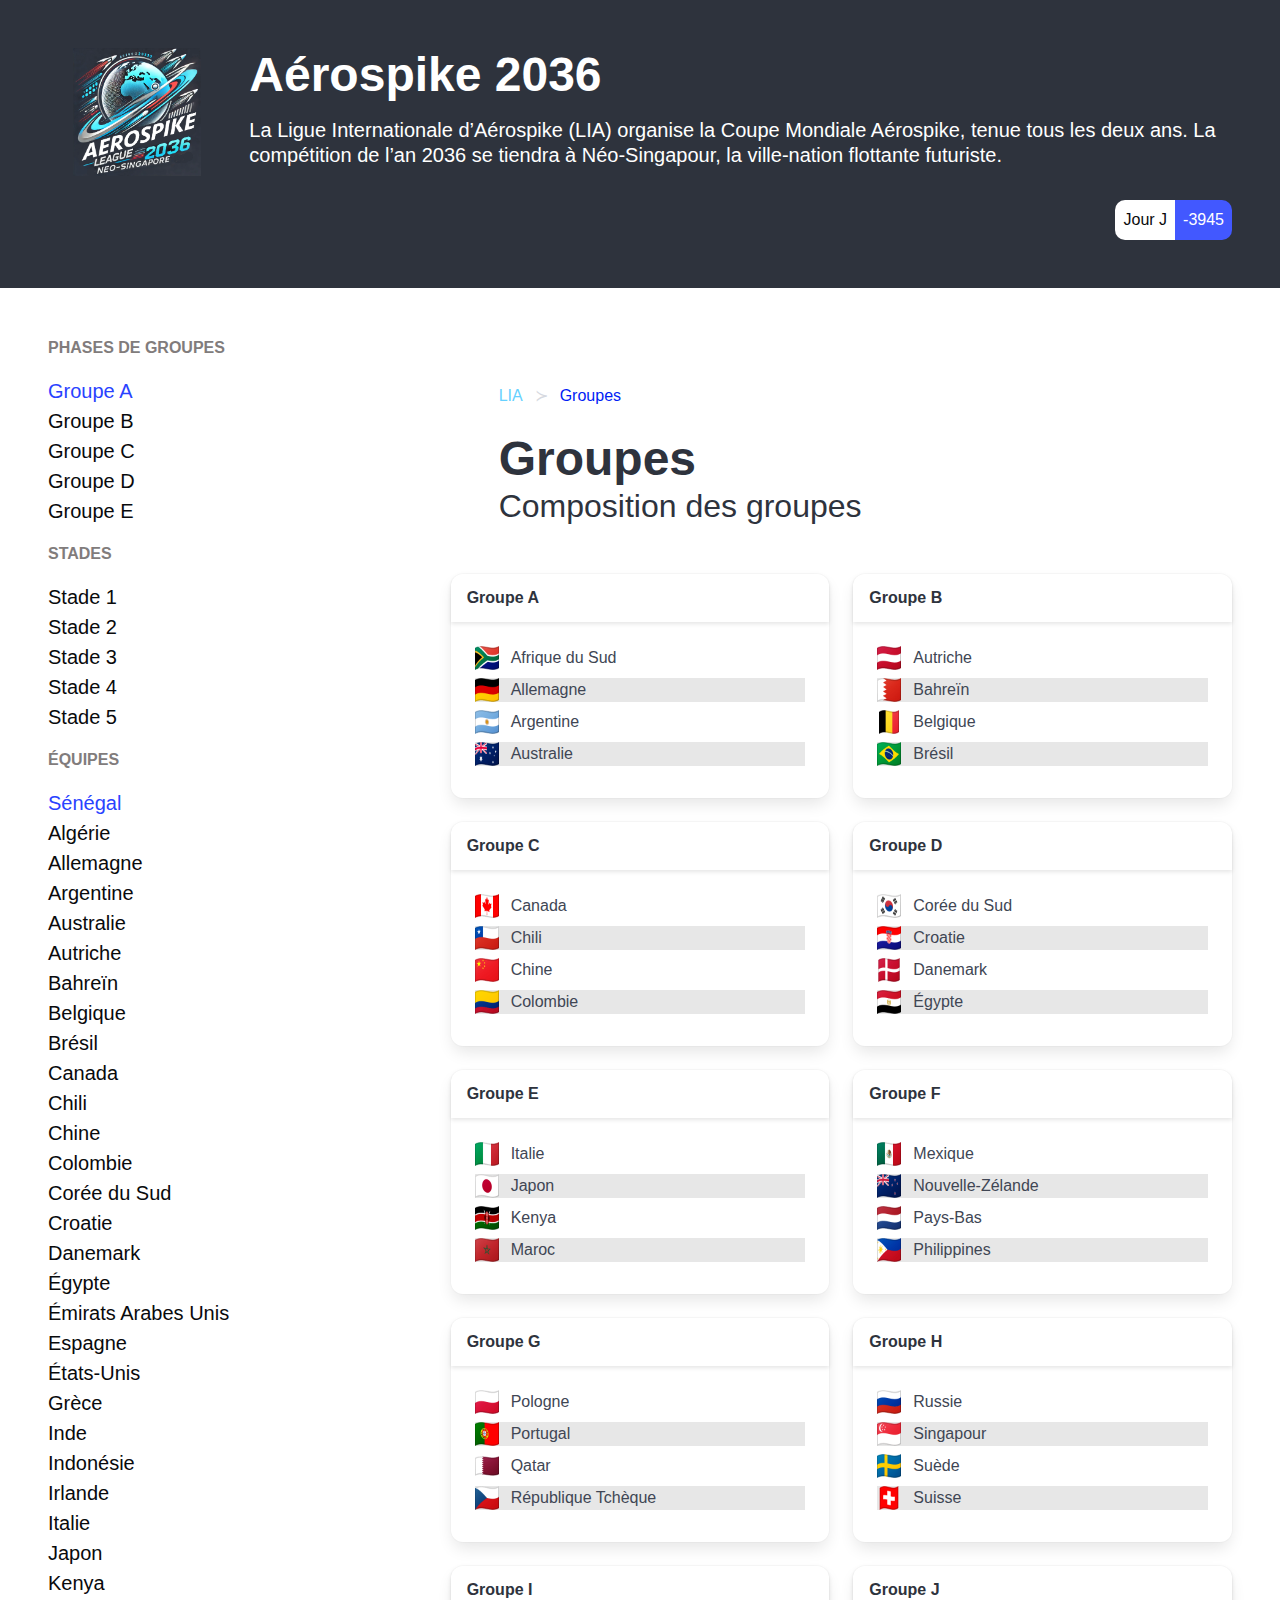
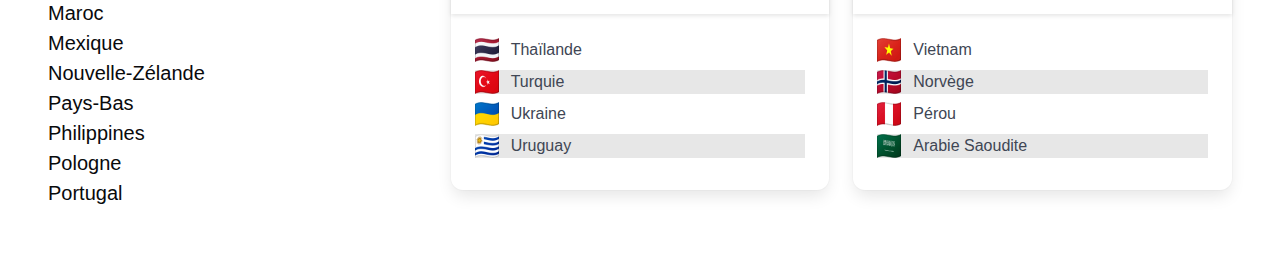
<file: index.html>
<!DOCTYPE html>
<html lang="fr">
  <head>
    <meta charset="UTF-8">
    <meta name="viewport" content="width=device-width, initial-scale=1.0">
    <title>Aérospike 2036</title>
    <!-- Inclusion de la feuille de style Bulma -->
    <link rel="stylesheet" href="./bulma/bulma.css">
  </head>
  <body class="has-background-dark has-text-white">
    <section class="section has-background-dark">
      <!-- Section avec fond sombre -->
      <div class="columns">
        <!-- Conteneur de colonnes avec disposition flexible -->
        <div class="column is-2 is-flex is-justify-content-center is-align-items-center">
          <!-- Première colonne avec une largeur de 2/12, centrée horizontalement et verticalement -->
          <figure class="image is-128x128">
            <!-- Bloc pour afficher une image avec une taille spécifique -->
            <img src="./ressources/logo.webp" alt="Logo">
            <!-- Logo de l'événement (ici, une image) -->
          </figure>
        </div>
        <div class="column is-10">
          <!-- Deuxième colonne avec une largeur de 10/12 -->
          <h1 class="title is-size-1 has-text-white mb-4">
            <!-- Titre principal avec taille 1 (grand), texte blanc et une marge en bas --> Aérospike 2036
          </h1>
          <p class="subtitle is-size-5 has-text-white">
            <!-- Sous-titre avec une taille de 5 (plus petite que le titre) et texte blanc --> La Ligue Internationale d’Aérospike (LIA) organise la Coupe Mondiale Aérospike, tenue tous les deux ans. La compétition de l’an 2036 se tiendra à Néo-Singapour, la ville-nation flottante futuriste.
          </p>
        </div>
      </div>
      <div class="column is-2 is-offset-10">
        <!-- Colonne supplémentaire avec une largeur de 2/12 et un décalage de 10/12 (aligné à droite) -->
        <div class="container">
          <!-- Conteneur pour contenir le contenu à l'intérieur -->
          <div class="columns is-flex is-justify-content-flex-end is-mobile">
            <!-- Disposition flexible, avec alignement à droite sur les écrans mobiles -->
            <div class="has-background-white rounded-left-corners">
              <!-- Bloc avec fond blanc et coins arrondis à gauche -->
              <span class="has-text-black is-flex is-align-items-center p-2">
                <!-- Texte noir, avec une disposition flexible et un padding de 2 unités --> Jour J
              </span>
            </div>
            <div class="has-background-link rounded-right-corners">
              <!-- Bloc avec fond bleu (liens), coins arrondis à droite -->
              <span class="p-2 is-flex is-align-items-center">
                <!-- Texte avec un padding de 2 unités et disposition flexible --> -3945
              </span>
            </div>
          </div>
        </div>
      </div>
    </section>
    <section class="section has-background-white">
      <div class="columns column-reverse-mobile">
        <div class="column is-4">
          <!-- Colonne avec une largeur de 4/12 de l'espace total, utilisée pour organiser le contenu -->
          <h2 class="has-text-grey-dark has-text-weight-semibold is-uppercase is-size-6 mb-4 mr-4 light-black">
            <!-- Titre secondaire avec texte gris foncé, poids de police semi-gras, texte en majuscules, taille de police 6 (plus petit qu'un titre principal), marge en bas et à droite, et une couleur personnalisée (light-black) --> Phases de Groupes
          </h2>
          <ul class="has-text-black is-size-5">
            <!-- Liste non ordonnée avec texte noir et taille de police 5 -->
            <li>
              <a href="groupeA.html">Groupe A</a>
            </li>
            <!-- Lien vers la page Groupe A -->
            <li>Groupe B</li>
            <li>Groupe C</li>
            <li>Groupe D</li>
            <li>Groupe E</li>
          </ul>
          <h2 class="has-text-grey-dark has-text-weight-semibold is-uppercase is-size-6 mb-4 mt-4 light-black">
            <!-- Un autre titre secondaire pour la section "Stades", avec des classes similaires pour le style --> Stades
          </h2>
          <ul class="has-text-black is-size-5">
            <!-- Liste des stades avec texte noir et taille de police 5 -->
            <li>Stade 1</li>
            <li>Stade 2</li>
            <li>Stade 3</li>
            <li>Stade 4</li>
            <li>Stade 5</li>
          </ul>
          <h2 class="has-text-grey-dark has-text-weight-semibold is-uppercase is-size-6 mb-4 mt-4 light-black">
            <!-- Un autre titre secondaire pour la section "Équipes", avec des classes similaires pour le style --> Équipes
          </h2>
          <ul class="has-text-black is-size-5">
            <!-- Liste des équipes avec texte noir et taille de police 5 -->
            <a href="Senegal.html">
              <li>Sénégal</li>
            </a>
            <li>Algérie</li>
            <li>Allemagne</li>
            <li>Argentine</li>
            <li>Australie</li>
            <li>Autriche</li>
            <li>Bahreïn</li>
            <li>Belgique</li>
            <li>Brésil</li>
            <li>Canada</li>
            <li>Chili</li>
            <li>Chine</li>
            <li>Colombie</li>
            <li>Corée du Sud</li>
            <li>Croatie</li>
            <li>Danemark</li>
            <li>Égypte</li>
            <li>Émirats Arabes Unis</li>
            <li>Espagne</li>
            <li>États-Unis</li>
            <li>Grèce</li>
            <li>Inde</li>
            <li>Indonésie</li>
            <li>Irlande</li>
            <li>Italie</li>
            <li>Japon</li>
            <li>Kenya</li>
            <li>Maroc</li>
            <li>Mexique</li>
            <li>Nouvelle-Zélande</li>
            <li>Pays-Bas</li>
            <li>Philippines</li>
            <li>Pologne</li>
            <li>Portugal</li>
          </ul>
        </div>
        <!-- Colonne droite (8/12) -->
        <div class="column is-8 ">
          <section class="section">
            <div class="container">
              <!-- Ligne de navigation -->
              <nav class="breadcrumb has-succeeds-separator is-size-6" aria-label="breadcrumbs">
                <ul>
                  <li>
                    <a href="#" class="has-text-info">LIA</a>
                  </li>
                  <li class="is-active">
                    <a href="groupeA.html" aria-current="page">Groupes</a>
                  </li>
                </ul>
              </nav>
              <!-- Titre principal -->
              <h1 class="title is-size-1 has-text-dark">Groupes</h1>
              <!-- Sous-titre -->
              <h2 class="subtitle is-size-3 has-text-dark">Composition des groupes</h2>
            </div>
          </section>
          <div class="columns is-multiline">
            <!-- Groupe 1 -->
            <div class="column is-6">
              <div class="card">
                <header class="card-header">
                  <p class="card-header-title">Groupe A</p>
                </header>
                <div class="card-content">
                  <ul>
                    <li class="is-flex is-align-items-center mb-2">
                      <img src="./ressources/flags/za.png" alt="Afrique du Sud" class="image is-24x24 mr-3"> Afrique du Sud
                    </li>
                    <li class="is-flex is-align-items-center mb-2 light-grey">
                      <img src="./ressources/flags/de.png" alt="Allemagne" class="image is-24x24 mr-3"> Allemagne
                    </li>
                    <li class="is-flex is-align-items-center mb-2">
                      <img src="./ressources/flags/ar.png" alt="Argentine" class="image is-24x24 mr-3"> Argentine
                    </li>
                    <li class="is-flex is-align-items-center mb-2 light-grey">
                      <img src="./ressources/flags/au.png" alt="Australie" class="image is-24x24 mr-3"> Australie
                    </li>
                  </ul>
                </div>
              </div>
            </div>
            <!-- Groupe 2 -->
            <div class="column is-6">
              <div class="card">
                <header class="card-header">
                  <p class="card-header-title">Groupe B</p>
                </header>
                <div class="card-content">
                  <ul>
                    <li class="is-flex is-align-items-center mb-2">
                      <img src="./ressources/flags/at.png" alt="Autriche" class="image is-24x24 mr-3"> Autriche
                    </li>
                    <li class="is-flex is-align-items-center mb-2 light-grey">
                      <img src="./ressources/flags/bh.png" alt="Bahreïn" class="image is-24x24 mr-3"> Bahreïn
                    </li>
                    <li class="is-flex is-align-items-center mb-2">
                      <img src="./ressources/flags/be.png" alt="Belgique" class="image is-24x24 mr-3"> Belgique
                    </li>
                    <li class="is-flex is-align-items-center mb-2 light-grey">
                      <img src="./ressources/flags/br.png" alt="Brésil" class="image is-24x24 mr-3"> Brésil
                    </li>
                  </ul>
                </div>
              </div>
            </div>
            <!-- Groupe 3 -->
            <div class="column is-6">
              <div class="card">
                <header class="card-header">
                  <p class="card-header-title">Groupe C</p>
                </header>
                <div class="card-content">
                  <ul>
                    <li class="is-flex is-align-items-center mb-2">
                      <img src="./ressources/flags/ca.png" alt="Canada" class="image is-24x24 mr-3"> Canada
                    </li>
                    <li class="is-flex is-align-items-center mb-2 light-grey">
                      <img src="./ressources/flags/cl.png" alt="Chili" class="image is-24x24 mr-3"> Chili
                    </li>
                    <li class="is-flex is-align-items-center mb-2">
                      <img src="./ressources/flags/cn.png" alt="Chine" class="image is-24x24 mr-3"> Chine
                    </li>
                    <li class="is-flex is-align-items-center mb-2 light-grey">
                      <img src="./ressources/flags/co.png" alt="Colombie" class="image is-24x24 mr-3"> Colombie
                    </li>
                  </ul>
                </div>
              </div>
            </div>
            <!-- Groupe 4 -->
            <div class="column is-6">
              <div class="card">
                <header class="card-header">
                  <p class="card-header-title">Groupe D</p>
                </header>
                <div class="card-content">
                  <ul>
                    <li class="is-flex is-align-items-center mb-2">
                      <img src="./ressources/flags/kr.png" alt="Corée du Sud" class="image is-24x24 mr-3"> Corée du Sud
                    </li>
                    <li class="is-flex is-align-items-center mb-2 light-grey">
                      <img src="./ressources/flags/hr.png" alt="Croatie" class="image is-24x24 mr-3"> Croatie
                    </li>
                    <li class="is-flex is-align-items-center mb-2">
                      <img src="./ressources/flags/dk.png" alt="Danemark" class="image is-24x24 mr-3"> Danemark
                    </li>
                    <li class="is-flex is-align-items-center mb-2 light-grey">
                      <img src="./ressources/flags/eg.png" alt="Égypte" class="image is-24x24 mr-3"> Égypte
                    </li>
                  </ul>
                </div>
              </div>
            </div>
            <!-- Groupe 7 -->
            <div class="column is-6">
              <div class="card">
                <header class="card-header">
                  <p class="card-header-title">Groupe E</p>
                </header>
                <div class="card-content">
                  <ul>
                    <li class="is-flex is-align-items-center mb-2">
                      <img src="./ressources/flags/it.png" alt="Italie" class="image is-24x24 mr-3"> Italie
                    </li>
                    <li class="is-flex is-align-items-center mb-2 light-grey">
                      <img src="./ressources/flags/jp.png" alt="Japon" class="image is-24x24 mr-3"> Japon
                    </li>
                    <li class="is-flex is-align-items-center mb-2">
                      <img src="./ressources/flags/ke.png" alt="Kenya" class="image is-24x24 mr-3"> Kenya
                    </li>
                    <li class="is-flex is-align-items-center mb-2 light-grey">
                      <img src="./ressources/flags/ma.png" alt="Maroc" class="image is-24x24 mr-3"> Maroc
                    </li>
                  </ul>
                </div>
              </div>
            </div>
            <!-- Groupe 8 -->
            <div class="column is-6">
              <div class="card">
                <header class="card-header">
                  <p class="card-header-title">Groupe F</p>
                </header>
                <div class="card-content">
                  <ul>
                    <li class="is-flex is-align-items-center mb-2">
                      <img src="./ressources/flags/mx.png" alt="Mexique" class="image is-24x24 mr-3"> Mexique
                    </li>
                    <li class="is-flex is-align-items-center mb-2 light-grey">
                      <img src="./ressources/flags/nz.png" alt="Nouvelle-Zélande" class="image is-24x24 mr-3"> Nouvelle-Zélande
                    </li>
                    <li class="is-flex is-align-items-center mb-2">
                      <img src="./ressources/flags/nl.png" alt="Pays-Bas" class="image is-24x24 mr-3"> Pays-Bas
                    </li>
                    <li class="is-flex is-align-items-center mb-2 light-grey">
                      <img src="./ressources/flags/ph.png" alt="Philippines" class="image is-24x24 mr-3"> Philippines
                    </li>
                  </ul>
                </div>
              </div>
            </div>
            <!-- Groupe 9 -->
            <div class="column is-6">
              <div class="card">
                <header class="card-header">
                  <p class="card-header-title">Groupe G</p>
                </header>
                <div class="card-content">
                  <ul>
                    <li class="is-flex is-align-items-center mb-2">
                      <img src="./ressources/flags/pl.png" alt="Pologne" class="image is-24x24 mr-3"> Pologne
                    </li>
                    <li class="is-flex is-align-items-center mb-2 light-grey">
                      <img src="./ressources/flags/pt.png" alt="Portugal" class="image is-24x24 mr-3"> Portugal
                    </li>
                    <li class="is-flex is-align-items-center mb-2">
                      <img src="./ressources/flags/qa.png" alt="Qatar" class="image is-24x24 mr-3"> Qatar
                    </li>
                    <li class="is-flex is-align-items-center mb-2 light-grey">
                      <img src="./ressources/flags/cz.png" alt="République Tchèque" class="image is-24x24 mr-3"> République Tchèque
                    </li>
                  </ul>
                </div>
              </div>
            </div>
            <!-- Groupe 10 -->
            <div class="column is-6">
              <div class="card">
                <header class="card-header">
                  <p class="card-header-title">Groupe H</p>
                </header>
                <div class="card-content">
                  <ul>
                    <li class="is-flex is-align-items-center mb-2">
                      <img src="./ressources/flags/ru.png" alt="Russie" class="image is-24x24 mr-3"> Russie
                    </li>
                    <li class="is-flex is-align-items-center mb-2 light-grey">
                      <img src="./ressources/flags/sg.png" alt="Singapour" class="image is-24x24 mr-3"> Singapour
                    </li>
                    <li class="is-flex is-align-items-center mb-2">
                      <img src="./ressources/flags/se.png" alt="Suède" class="image is-24x24 mr-3"> Suède
                    </li>
                    <li class="is-flex is-align-items-center mb-2 light-grey">
                      <img src="./ressources/flags/ch.png" alt="Suisse" class="image is-24x24 mr-3"> Suisse
                    </li>
                  </ul>
                </div>
              </div>
            </div>
            <!-- Groupe 11 -->
            <div class="column is-6">
              <div class="card">
                <header class="card-header">
                  <p class="card-header-title">Groupe I</p>
                </header>
                <div class="card-content">
                  <ul>
                    <li class="is-flex is-align-items-center mb-2">
                      <img src="./ressources/flags/th.png" alt="Thaïlande" class="image is-24x24 mr-3"> Thaïlande
                    </li>
                    <li class="is-flex is-align-items-center mb-2 light-grey">
                      <img src="./ressources/flags/tr.png" alt="Turquie" class="image is-24x24 mr-3"> Turquie
                    </li>
                    <li class="is-flex is-align-items-center mb-2">
                      <img src="./ressources/flags/ua.png" alt="Ukraine" class="image is-24x24 mr-3"> Ukraine
                    </li>
                    <li class="is-flex is-align-items-center mb-2 light-grey">
                      <img src="./ressources/flags/uy.png" alt="Uruguay" class="image is-24x24 mr-3"> Uruguay
                    </li>
                  </ul>
                </div>
              </div>
            </div>
            <!-- Groupe 12 -->
            <div class="column is-6">
              <div class="card">
                <header class="card-header">
                  <p class="card-header-title">Groupe J</p>
                </header>
                <div class="card-content">
                  <ul>
                    <li class="is-flex is-align-items-center mb-2">
                      <img src="./ressources/flags/vn.png" alt="Vietnam" class="image is-24x24 mr-3"> Vietnam
                    </li>
                    <li class="is-flex is-align-items-center mb-2 light-grey">
                      <img src="./ressources/flags/no.png" alt="Norvège" class="image is-24x24 mr-3"> Norvège
                    </li>
                    <li class="is-flex is-align-items-center mb-2">
                      <img src="./ressources/flags/pe.png" alt="Pérou" class="image is-24x24 mr-3"> Pérou
                    </li>
                    <li class="is-flex is-align-items-center mb-2 light-grey">
                      <img src="./ressources/flags/sa.png" alt="Arabie Saoudite" class="image is-24x24 mr-3"> Arabie Saoudite
                    </li>
                  </ul>
                </div>
              </div>
            </div>
          </div>
        </div>
      </div>
    </section>
  </body>
</html>
</file>
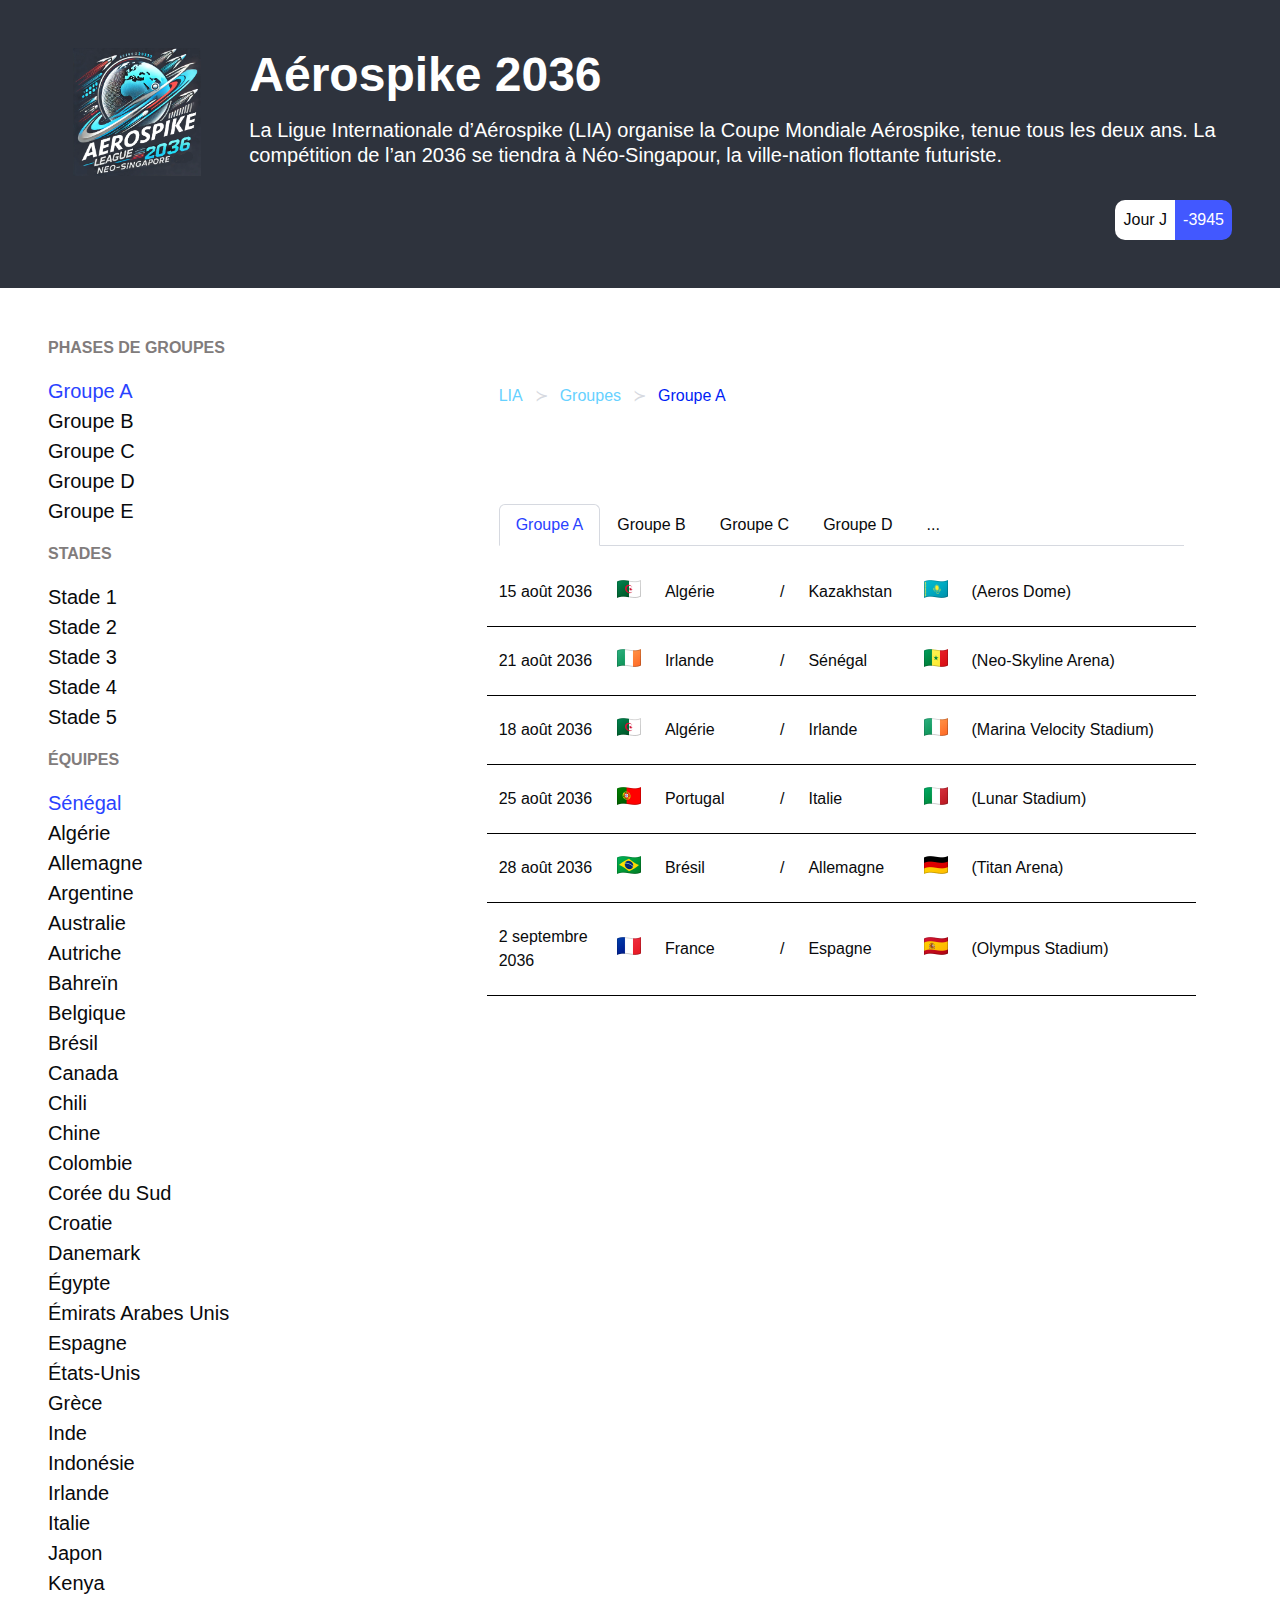
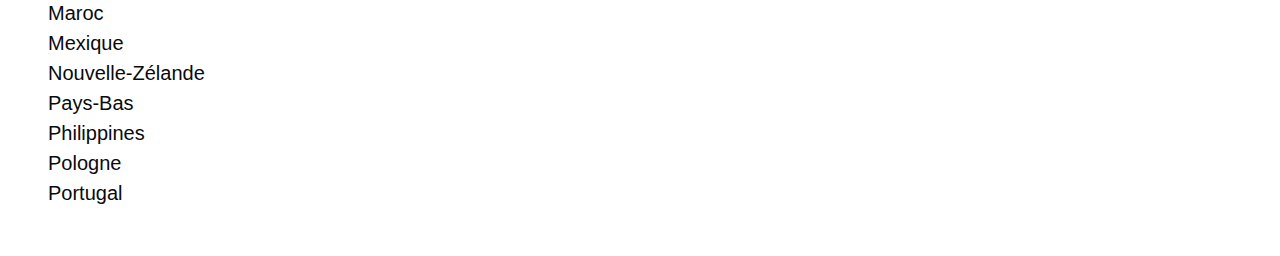
<file: groupeA.html>
<!DOCTYPE html>
<html lang="fr">
  <head>
    <meta charset="UTF-8">
    <meta name="viewport" content="width=device-width, initial-scale=1.0">
    <title>Aérospike 2036</title>
    <!-- Inclusion de la feuille de style Bulma -->
    <link rel="stylesheet" href="./bulma/bulma.css">
  </head>
  <body class="has-background-dark has-text-white">
    <section class="section has-background-dark">
      <div class="columns">
        <div class="column is-2 is-flex is-justify-content-center is-align-items-center">
          <figure class="image is-128x128">
            <img src="./ressources/logo.webp" alt="Logo">
          </figure>
        </div>
        <div class="column is-10">
          <a href="./index.html">
            <h1 class="title is-size-1 has-text-white mb-4">Aérospike 2036</h1>
          </a>
          <p class="subtitle is-size-5 has-text-white"> La Ligue Internationale d’Aérospike (LIA) organise la Coupe Mondiale Aérospike, tenue tous les deux ans. La compétition de l’an 2036 se tiendra à Néo-Singapour, la ville-nation flottante futuriste. </p>
        </div>
      </div>
      <div class="column is-2 is-offset-10">
        <div class="container">
          <div class="columns is-flex is-justify-content-flex-end is-mobile">
            <div class="has-background-white rounded-left-corners">
              <span class="has-text-black is-flex is-align-items-center p-2">Jour J</span>
            </div>
            <div class="has-background-link rounded-right-corners">
              <span class="p-2 is-flex is-align-items-center">-3945</span>
            </div>
          </div>
        </div>
      </div>
    </section>
    <section class="section has-background-white">
      <div class="columns column-reverse-mobile">
        <div class="column is-4">
          <h2 class="has-text-grey-dark has-text-weight-semibold is-uppercase is-size-6 mb-4 mr-4 light-black"> Phases de Groupes </h2>
          <ul class="has-text-black is-size-5">
            <li>
              <a href="groupeA.html">Groupe A</a>
            </li>
            <li>Groupe B</li>
            <li>Groupe C</li>
            <li>Groupe D</li>
            <li>Groupe E</li>
          </ul>
          <h2 class="has-text-grey-dark has-text-weight-semibold is-uppercase is-size-6 mb-4 mt-4 light-black"> Stades </h2>
          <ul class="has-text-black is-size-5">
            <li>Stade 1</li>
            <li>Stade 2</li>
            <li>Stade 3</li>
            <li>Stade 4</li>
            <li>Stade 5</li>
          </ul>
          <h2 class="has-text-grey-dark has-text-weight-semibold is-uppercase is-size-6 mb-4 mt-4 light-black"> Équipes </h2>
          <ul class="has-text-black is-size-5">
            <a href="Senegal.html">
              <li>Sénégal</li>
            </a>
            <li>Algérie</li>
            <li>Allemagne</li>
            <li>Argentine</li>
            <li>Australie</li>
            <li>Autriche</li>
            <li>Bahreïn</li>
            <li>Belgique</li>
            <li>Brésil</li>
            <li>Canada</li>
            <li>Chili</li>
            <li>Chine</li>
            <li>Colombie</li>
            <li>Corée du Sud</li>
            <li>Croatie</li>
            <li>Danemark</li>
            <li>Égypte</li>
            <li>Émirats Arabes Unis</li>
            <li>Espagne</li>
            <li>États-Unis</li>
            <li>Grèce</li>
            <li>Inde</li>
            <li>Indonésie</li>
            <li>Irlande</li>
            <li>Italie</li>
            <li>Japon</li>
            <li>Kenya</li>
            <li>Maroc</li>
            <li>Mexique</li>
            <li>Nouvelle-Zélande</li>
            <li>Pays-Bas</li>
            <li>Philippines</li>
            <li>Pologne</li>
            <li>Portugal</li>
          </ul>
        </div>
        <!-- Colonne droite (8/12) -->
        <div class="column is-8">
          <section class="section">
            <div class="container">
              <!-- Ligne de navigation -->
              <nav class="breadcrumb has-succeeds-separator is-size-6" aria-label="breadcrumbs">
                <ul>
                  <li>
                    <a href="#" class="has-text-info">LIA</a>
                  </li>
                  <li>
                    <a href="./index.html" class="has-text-info">Groupes</a>
                  </li>
                  <li class="is-active">
                    <a href="#" aria-current="page">Groupe A</a>
                  </li>
                </ul>
              </nav>
            </div>
          </section>
          <section class="section">
            <div class="container">
              <!-- Onglets pour navigation entre groupes -->
              <div class="tabs is-boxed">
                <ul>
                  <li class="is-active">
                    <a>Groupe A</a>
                  </li>
                  <li>
                    <a class="has-text-black">Groupe B</a>
                  </li>
                  <li>
                    <a class="has-text-black">Groupe C</a>
                  </li>
                  <li>
                    <a class="has-text-black">Groupe D</a>
                  </li>
                  <li>
                    <a class="has-text-black">...</a>
                  </li>
                </ul>
              </div>
              <!-- Conteneur des matchs du Groupe A -->
              <div class="match-container">
                <!-- Match 1 -->
                <div class="columns is-vcentered button-line">
                  <div class="column is-2">
                    <p class="has-text-black">15 août 2036</p>
                  </div>
                  <div class="column is-6">
                    <div class="columns is-vcentered">
                      <div class="column is-narrow">
                        <figure class="image is-24x24">
                          <img src="./ressources/flags/dz.png" alt="Algérie">
                        </figure>
                      </div>
                      <div class="column has-text-black">Algérie</div>
                      <div class="column is-narrow has-text-black">/</div>
                      <div class="column has-text-black">Kazakhstan</div>
                      <div class="column is-narrow">
                        <figure class="image is-24x24">
                          <img src="./ressources/flags/kz.png" alt="Kazakhstan">
                        </figure>
                      </div>
                    </div>
                  </div>
                  <div class="column is-4">
                    <p class="has-text-black">(Aeros Dome)</p>
                  </div>
                </div>
                <!-- Match 2 -->
                <div class="columns is-vcentered button-line">
                  <div class="column is-2">
                    <p class="has-text-black">21 août 2036</p>
                  </div>
                  <div class="column is-6">
                    <div class="columns is-vcentered">
                      <div class="column is-narrow">
                        <figure class="image is-24x24">
                          <img src="./ressources/flags/ie.png" alt="Irlande">
                        </figure>
                      </div>
                      <div class="column has-text-black">Irlande</div>
                      <div class="column is-narrow has-text-black">/</div>
                      <div class="column has-text-black">Sénégal</div>
                      <div class="column is-narrow">
                        <figure class="image is-24x24">
                          <img src="./ressources/flags/sn.png" alt="Sénégal">
                        </figure>
                      </div>
                    </div>
                  </div>
                  <div class="column is-4">
                    <p class="has-text-black">(Neo-Skyline Arena)</p>
                  </div>
                </div>
                <!-- Match 3 -->
                <div class="columns is-vcentered button-line">
                  <div class="column is-2">
                    <p class="has-text-black">18 août 2036</p>
                  </div>
                  <div class="column is-6">
                    <div class="columns is-vcentered">
                      <div class="column is-narrow">
                        <figure class="image is-24x24">
                          <img src="./ressources/flags/dz.png" alt="Algérie">
                        </figure>
                      </div>
                      <div class="column has-text-black">Algérie</div>
                      <div class="column is-narrow has-text-black">/</div>
                      <div class="column has-text-black">Irlande</div>
                      <div class="column is-narrow">
                        <figure class="image is-24x24">
                          <img src="./ressources/flags/ie.png" alt="Irlande">
                        </figure>
                      </div>
                    </div>
                  </div>
                  <div class="column is-4">
                    <p class="has-text-black">(Marina Velocity Stadium)</p>
                  </div>
                </div>
                <!-- Match 4 -->
                <div class="columns is-vcentered button-line">
                  <div class="column is-2">
                    <p class="has-text-black">25 août 2036</p>
                  </div>
                  <div class="column is-6">
                    <div class="columns is-vcentered">
                      <div class="column is-narrow">
                        <figure class="image is-24x24">
                          <img src="./ressources/flags/pt.png" alt="Portugal">
                        </figure>
                      </div>
                      <div class="column has-text-black">Portugal</div>
                      <div class="column is-narrow has-text-black">/</div>
                      <div class="column has-text-black">Italie</div>
                      <div class="column is-narrow">
                        <figure class="image is-24x24">
                          <img src="./ressources/flags/it.png" alt="Italie">
                        </figure>
                      </div>
                    </div>
                  </div>
                  <div class="column is-4">
                    <p class="has-text-black">(Lunar Stadium)</p>
                  </div>
                </div>
                <!-- Match 5 -->
                <div class="columns is-vcentered button-line">
                  <div class="column is-2">
                    <p class="has-text-black">28 août 2036</p>
                  </div>
                  <div class="column is-6">
                    <div class="columns is-vcentered">
                      <div class="column is-narrow">
                        <figure class="image is-24x24">
                          <img src="./ressources/flags/br.png" alt="Brésil">
                        </figure>
                      </div>
                      <div class="column has-text-black">Brésil</div>
                      <div class="column is-narrow has-text-black">/</div>
                      <div class="column has-text-black">Allemagne</div>
                      <div class="column is-narrow">
                        <figure class="image is-24x24">
                          <img src="./ressources/flags/de.png" alt="Allemagne">
                        </figure>
                      </div>
                    </div>
                  </div>
                  <div class="column is-4">
                    <p class="has-text-black">(Titan Arena)</p>
                  </div>
                </div>
                <!-- Match 6 -->
                <div class="columns is-vcentered button-line">
                  <div class="column is-2">
                    <p class="has-text-black">2 septembre 2036</p>
                  </div>
                  <div class="column is-6">
                    <div class="columns is-vcentered">
                      <div class="column is-narrow">
                        <figure class="image is-24x24">
                          <img src="./ressources/flags/fr.png" alt="France">
                        </figure>
                      </div>
                      <div class="column has-text-black">France</div>
                      <div class="column is-narrow has-text-black">/</div>
                      <div class="column has-text-black">Espagne</div>
                      <div class="column is-narrow">
                        <figure class="image is-24x24">
                          <img src="./ressources/flags/es.png" alt="Espagne">
                        </figure>
                      </div>
                    </div>
                  </div>
                  <div class="column is-4">
                    <p class="has-text-black">(Olympus Stadium)</p>
                  </div>
                </div>
              </div>
            </div>
          </section>
        </div>
      </div>
    </section>
  </body>
</html>
</file>
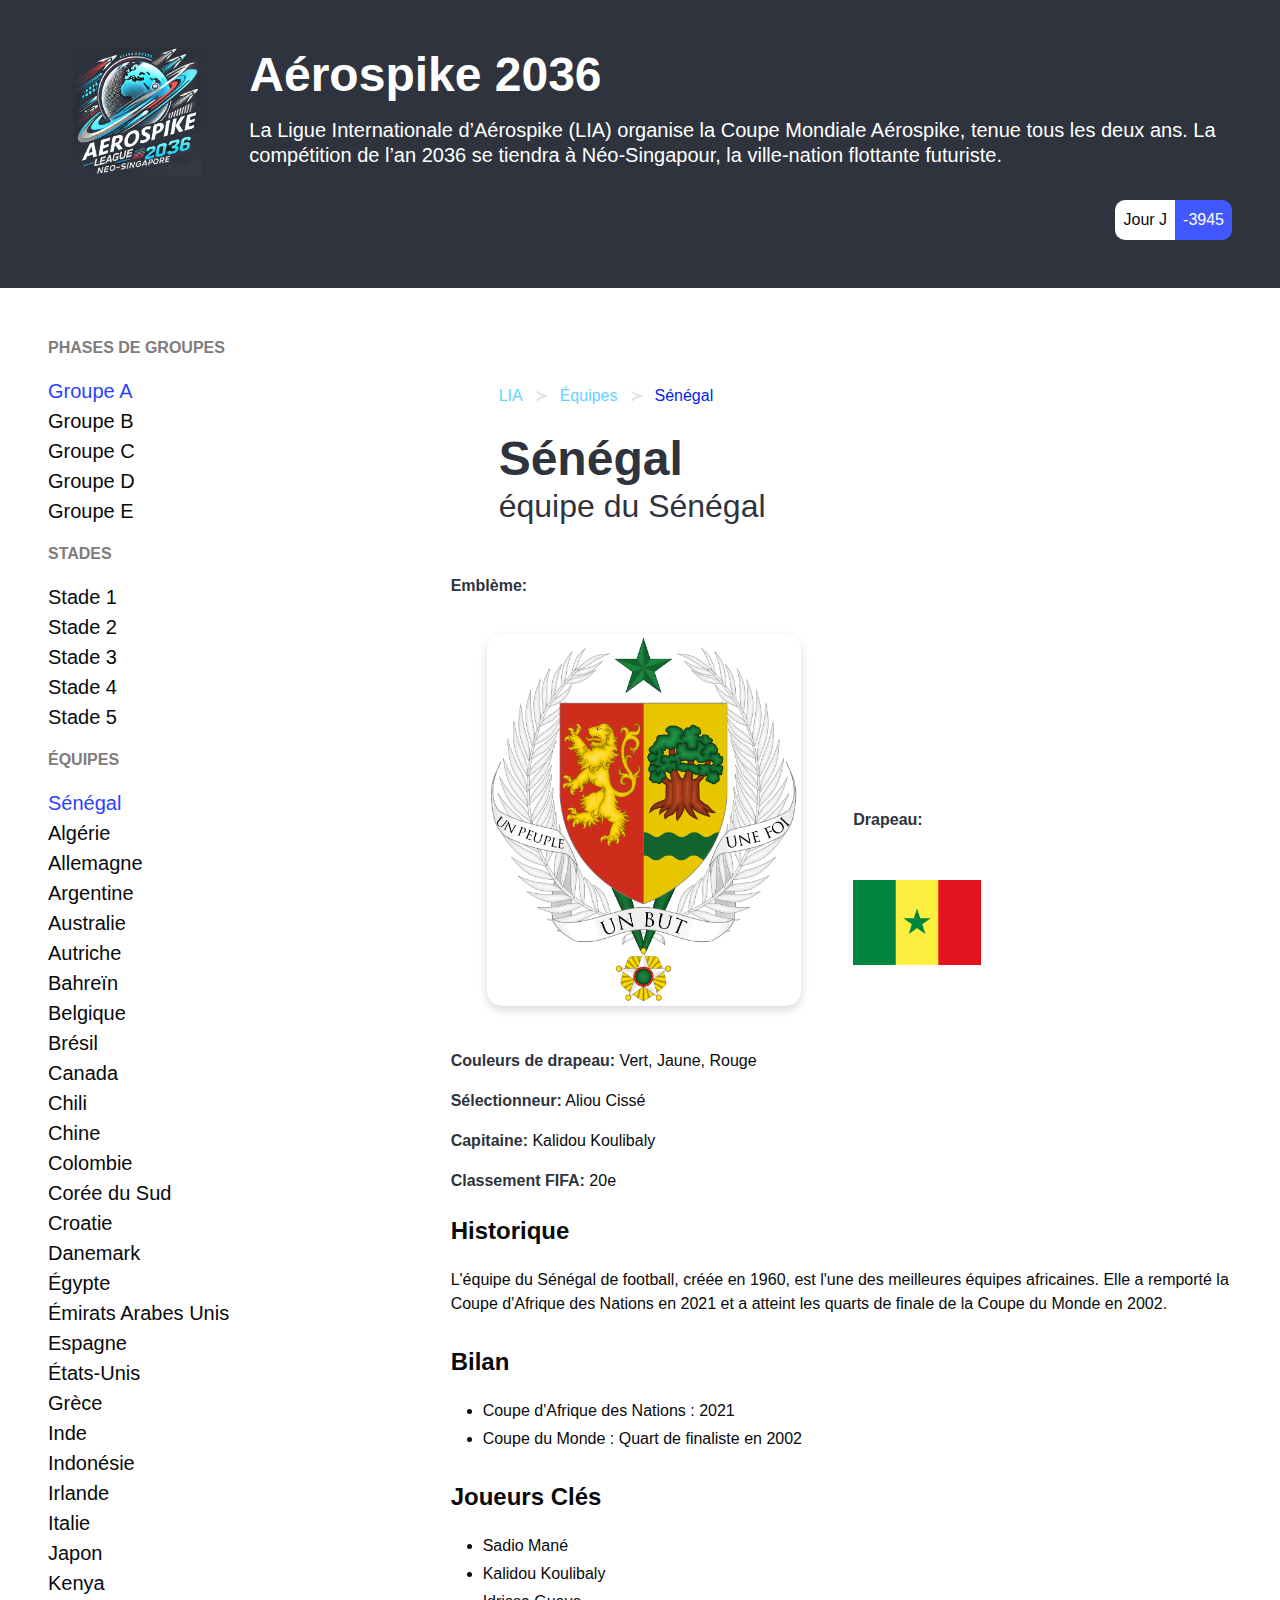
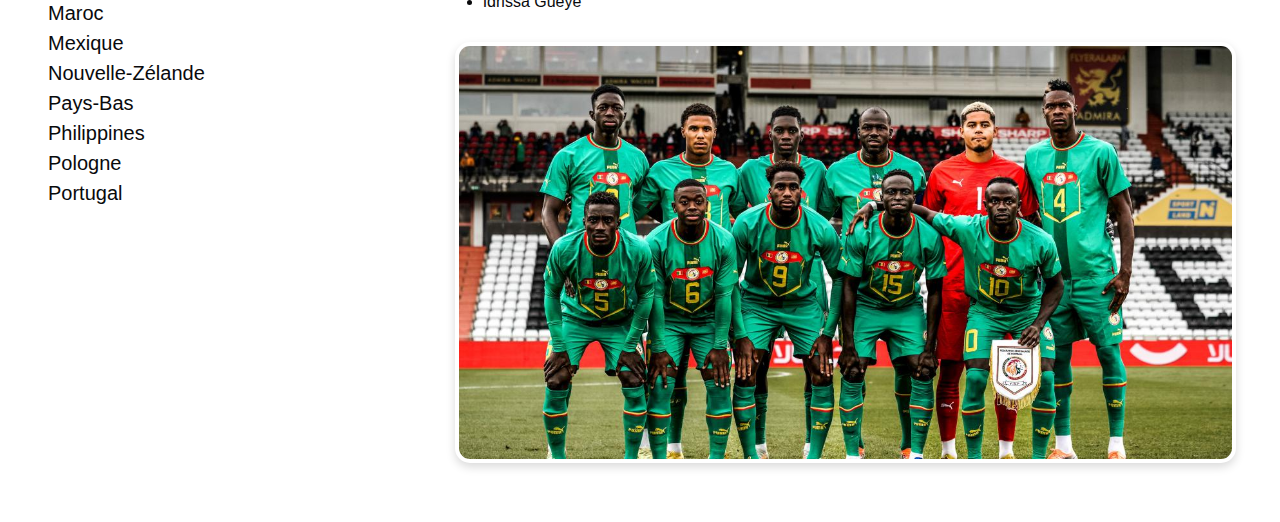
<file: Senegal.html>
<!DOCTYPE html>
<html lang="fr">
  <head>
    <meta charset="UTF-8">
    <meta name="viewport" content="width=device-width, initial-scale=1.0">
    <title>Aérospike 2036</title>
    <!-- Inclusion de la feuille de style Bulma -->
    <link rel="stylesheet" href="./bulma/bulma.css">
  </head>
  <body class="has-background-dark has-text-white">
    <!-- Section principale avec fond sombre -->
    <section class="section has-background-dark">
      <div class="columns">
        <!-- Première colonne (logo) -->
        <div class="column is-2 is-flex is-justify-content-center is-align-items-center">
          <figure class="image is-128x128">
            <img src="./ressources/logo.webp" alt="Logo">
            <!-- Affichage du logo -->
          </figure>
        </div>

        <!-- Deuxième colonne (texte et description) -->
        <div class="column is-10">
          <h1 class="title is-size-1 has-text-white mb-4">Aérospike 2036</h1>
          <p class="subtitle is-size-5 has-text-white">
            La Ligue Internationale d’Aérospike (LIA) organise la Coupe Mondiale Aérospike, tenue tous les deux ans. La compétition de l’an 2036 se tiendra à Néo-Singapour, la ville-nation flottante futuriste.
          </p>
        </div>
      </div>

      <!-- Compte à rebours jusqu'à l'événement -->
      <div class="column is-2 is-offset-10">
        <div class="container">
          <div class="columns is-flex is-justify-content-flex-end is-mobile">
            <div class="has-background-white rounded-left-corners">
              <span class="has-text-black is-flex is-align-items-center p-2">Jour J</span>
            </div>
            <div class="has-background-link rounded-right-corners">
              <span class="p-2 is-flex is-align-items-center">-3945</span>
              <!-- Affichage de la date/temps restant avant l'événement -->
            </div>
          </div>
        </div>
      </div>
    </section>

    <!-- Section des groupes, stades et équipes -->
    <section class="section has-background-white">
      <div class="columns column-reverse-mobile">
        <!-- Colonne de gauche avec les liens de navigation -->
        <div class="column is-4">
          <h2 class="has-text-grey-dark has-text-weight-semibold is-uppercase is-size-6 mb-4 mr-4 light-black">
            Phases de Groupes
          </h2>
          <ul class="has-text-black is-size-5">
            <li><a href="groupeA.html">Groupe A</a></li>
            <li>Groupe B</li>
            <li>Groupe C</li>
            <li>Groupe D</li>
            <li>Groupe E</li>
          </ul>

          <h2 class="has-text-grey-dark has-text-weight-semibold is-uppercase is-size-6 mb-4 mt-4 light-black">
            Stades
          </h2>
          <ul class="has-text-black is-size-5">
            <li>Stade 1</li>
            <li>Stade 2</li>
            <li>Stade 3</li>
            <li>Stade 4</li>
            <li>Stade 5</li>
          </ul>

          <h2 class="has-text-grey-dark has-text-weight-semibold is-uppercase is-size-6 mb-4 mt-4 light-black">
            Équipes
          </h2>
          <ul class="has-text-black is-size-5">
            <a href="Senegal.html"><li>Sénégal</li></a>
            <li>Algérie</li>
            <li>Allemagne</li>
            <li>Argentine</li>
            <li>Australie</li>
            <li>Autriche</li>
            <li>Bahreïn</li>
            <li>Belgique</li>
            <li>Brésil</li>
            <li>Canada</li>
            <li>Chili</li>
            <li>Chine</li>
            <li>Colombie</li>
            <li>Corée du Sud</li>
            <li>Croatie</li>
            <li>Danemark</li>
            <li>Égypte</li>
            <li>Émirats Arabes Unis</li>
            <li>Espagne</li>
            <li>États-Unis</li>
            <li>Grèce</li>
            <li>Inde</li>
            <li>Indonésie</li>
            <li>Irlande</li>
            <li>Italie</li>
            <li>Japon</li>
            <li>Kenya</li>
            <li>Maroc</li>
            <li>Mexique</li>
            <li>Nouvelle-Zélande</li>
            <li>Pays-Bas</li>
            <li>Philippines</li>
            <li>Pologne</li>
            <li>Portugal</li>
          </ul>
        </div>

        <!-- Colonne principale avec informations détaillées -->
        <div class="column is-8">
          <section class="section">
            <div class="container">
              <!-- Fil d'Ariane pour la navigation -->
              <nav class="breadcrumb has-succeeds-separator is-size-6" aria-label="breadcrumbs">
                <ul>
                  <li><a href="index.html" class="has-text-info">LIA</a></li>
                  <li><a href="#" class="has-text-info">Équipes</a></li>
                  <li class="is-active"><a href="#" aria-current="page">Sénégal</a></li>
                </ul>
              </nav>
              <!-- Titre de la page -->
              <h1 class="title is-size-1 has-text-dark">Sénégal</h1>
              <!-- Sous-titre -->
              <h2 class="subtitle is-size-3 has-text-dark">équipe du Sénégal</h2>
            </div>
          </section>

          <section>
            <!-- Informations sur l'équipe du Sénégal -->
            <div class="columns is-vcentered">
              <div class="column is-6">
                <div class="content">
                  <p class="has-text-black">
                    <strong>Emblème:</strong>
                    <figure>
                      <img src="./ressources/emblem_senegal.png" class="beautiful-image p-1 m-1">
                    </figure>
                  </p>
                  <p class="has-text-black">
                    <strong>Couleurs de drapeau:</strong> Vert, Jaune, Rouge
                  </p>
                  <p class="has-text-black">
                    <strong>Sélectionneur:</strong> Aliou Cissé
                  </p>
                  <p class="has-text-black">
                    <strong>Capitaine:</strong> Kalidou Koulibaly
                  </p>
                  <p class="has-text-black">
                    <strong>Classement FIFA:</strong> 20e
                  </p>
                </div>
              </div>
              <div class="column is-6">
                <p class="has-text-black my-6">
                  <strong>Drapeau:</strong>
                  <figure class="image is-128x128">
                    <div class="flag-wrapper">
                      <img src="./ressources/senegalFlag.png" alt="Drapeau du Sénégal" class="is-paddingless">
                    </div>
                  </figure>
                </p>
              </div>
            </div>

            <!-- Historique de l'équipe -->
            <div class="content has-text-black">
              <h3 class="title is-size-4 has-text-black">Historique</h3>
              <p class="has-text-black">L'équipe du Sénégal de football, créée en 1960, est l'une des meilleures équipes africaines. Elle a remporté la Coupe d'Afrique des Nations en 2021 et a atteint les quarts de finale de la Coupe du Monde en 2002.</p>

              <h3 class="title is-size-4 has-text-black">Bilan</h3>
              <ul class="has-text-black">
                <li>Coupe d'Afrique des Nations : 2021</li>
                <li>Coupe du Monde : Quart de finaliste en 2002</li>
              </ul>

              <h3 class="title is-size-4 has-text-black">Joueurs Clés</h3>
              <ul class="has-text-black">
                <li>Sadio Mané</li>
                <li>Kalidou Koulibaly</li>
                <li>Idrissa Gueye</li>
              </ul>
            </div>

            <!-- Image de l'équipe -->
            <div class="columns">
              <div class="column is-12">
                <img src="./ressources/senegal.jpg" class="beautiful-image p-1 m-1">
              </div>
            </div>
          </section>
        </div>
      </div>
    </section>
  </body>
</html>
</file>
